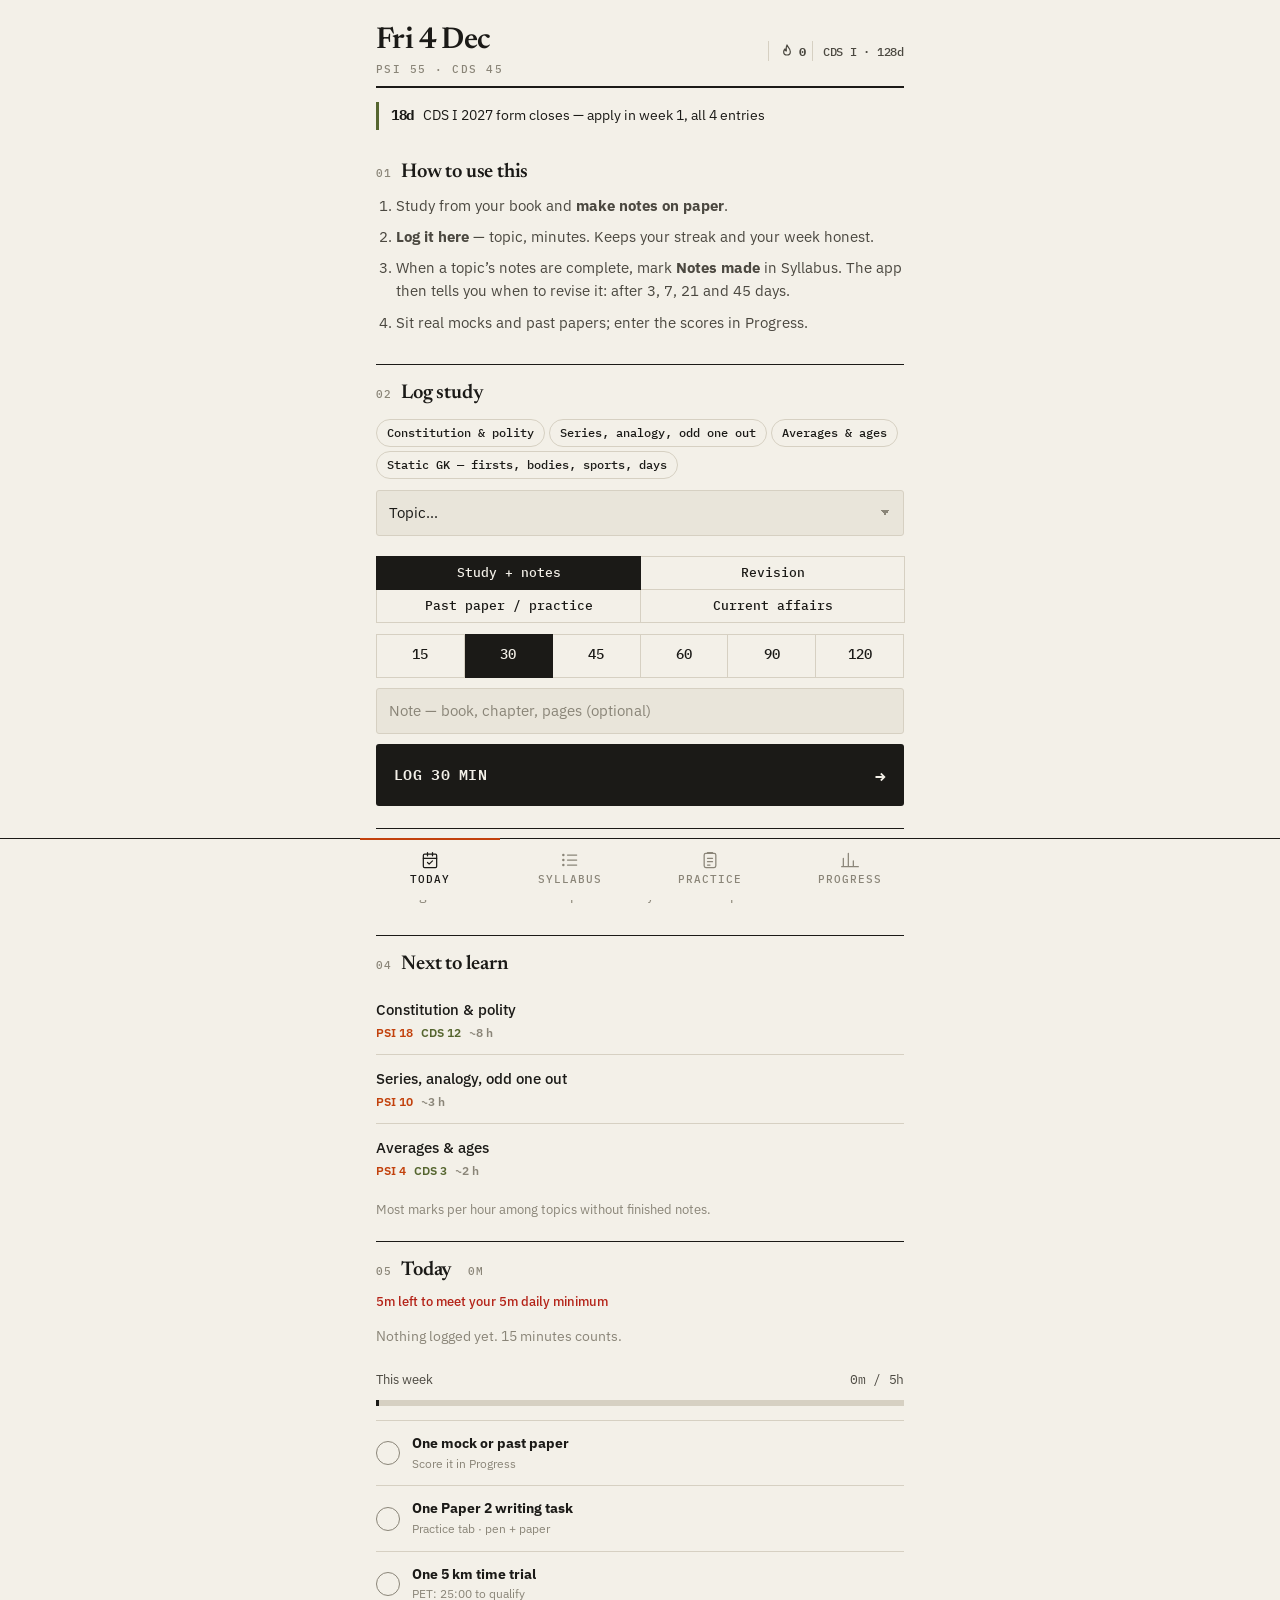
<file: index.html>
<!DOCTYPE html>
<html lang="en">
<head>
  <meta charset="utf-8">
  <meta http-equiv="refresh" content="0; url=site/index.html">
  <title>Redirecting to CDS I 2027 & Gujarat PSI Prep Engine</title>
  <script>
    // Preserve any hash parameters when redirecting
    var target = "site/index.html" + (window.location.hash || "");
    window.location.replace(target);
  </script>
</head>
<body>
  <p>Redirecting to <a href="site/index.html">CDS I 2027 & Gujarat PSI Preparation Engine</a>...</p>
</body>
</html>
</file>
<file: site/app.css>
/* GOAL — phone-first, one-thumb. PSI = saffron, CDS = olive. */
:root {
  --bg: #F6F4EF; --surface: #FFFFFF; --surface-2: #EFECE5; --line: #E2DED5;
  --ink: #16181D; --ink-2: #4A4F59; --ink-3: #80858F;
  --go: #16181D; --go-ink: #FFFFFF;
  --psi: #C2610C; --psi-soft: #FBEBDD; --cds: #4F7A2E; --cds-soft: #E7EFDD;
  --good: #15803D; --good-soft: #DCF3E3; --bad: #C2312A; --bad-soft: #FBE3E1;
  --shadow: 0 1px 2px rgba(22, 24, 29, .05), 0 4px 16px -6px rgba(22, 24, 29, .08);
  --r: 16px; --r-sm: 11px;
  --f: "Inter", system-ui, -apple-system, "Segoe UI", Roboto, sans-serif;
  --f-gu: "Noto Sans Gujarati", "Inter", system-ui, sans-serif;
  --f-mono: "JetBrains Mono", ui-monospace, Menlo, monospace;
  color-scheme: light;
}
@media (prefers-color-scheme: dark) {
  :root:not([data-theme="light"]) {
    --bg: #0E1116; --surface: #161A21; --surface-2: #1E232C; --line: #262C36;
    --ink: #F3F1EC; --ink-2: #B5B9C1; --ink-3: #7D838E;
    --go: #F3F1EC; --go-ink: #0E1116;
    --psi: #F59E3B; --psi-soft: rgba(245, 158, 59, .14); --cds: #9BCB6B; --cds-soft: rgba(155, 203, 107, .13);
    --good: #4ADE80; --good-soft: rgba(74, 222, 128, .13); --bad: #F87171; --bad-soft: rgba(248, 113, 113, .14);
    --shadow: 0 1px 2px rgba(0, 0, 0, .4);
    color-scheme: dark;
  }
}
:root[data-theme="dark"] {
  --bg: #0E1116; --surface: #161A21; --surface-2: #1E232C; --line: #262C36;
  --ink: #F3F1EC; --ink-2: #B5B9C1; --ink-3: #7D838E;
  --go: #F3F1EC; --go-ink: #0E1116;
  --psi: #F59E3B; --psi-soft: rgba(245, 158, 59, .14); --cds: #9BCB6B; --cds-soft: rgba(155, 203, 107, .13);
  --good: #4ADE80; --good-soft: rgba(74, 222, 128, .13); --bad: #F87171; --bad-soft: rgba(248, 113, 113, .14);
  --shadow: 0 1px 2px rgba(0, 0, 0, .4);
  color-scheme: dark;
}

*, *::before, *::after { box-sizing: border-box; }
[hidden] { display: none !important; }
html { -webkit-text-size-adjust: 100%; }
body {
  margin: 0; background: var(--bg); color: var(--ink); font: 15.5px/1.55 var(--f);
  -webkit-font-smoothing: antialiased; -webkit-tap-highlight-color: transparent;
  padding-bottom: calc(76px + env(safe-area-inset-bottom));
}
body.locked { overflow: hidden; }
#app { max-width: 560px; margin: 0 auto; padding: 0 16px 24px; }
h1, h2, h3 { margin: 0; line-height: 1.25; letter-spacing: -.015em; text-wrap: balance; }
h2 { font-size: 17px; font-weight: 700; }
h3 { font-size: 15px; font-weight: 700; margin: 4px 0 10px; }
p { margin: 0; }
a { color: inherit; }
button { font: inherit; color: inherit; cursor: pointer; }
button:disabled { opacity: .45; cursor: default; }
:focus-visible { outline: 2px solid var(--psi); outline-offset: 2px; border-radius: 6px; }
svg { width: 22px; height: 22px; fill: none; stroke: currentColor; stroke-width: 1.8; stroke-linecap: round; stroke-linejoin: round; flex: none; }
.mono { font-family: var(--f-mono); font-variant-numeric: tabular-nums; letter-spacing: -.02em; }
.gu { font-family: var(--f-gu); }
.fine { color: var(--ink-3); font-size: 13px; line-height: 1.5; margin-top: 8px; }
@media (prefers-reduced-motion: reduce) { * { transition: none !important; animation: none !important; } }

/* ---------- header ---------- */
.top { display: flex; align-items: center; justify-content: space-between; gap: 12px; padding: calc(14px + env(safe-area-inset-top)) 0 12px; }
.brand { font-weight: 800; font-size: 22px; letter-spacing: -.03em; display: flex; flex-direction: column; line-height: 1.05; }
.brand span { font-size: 12px; font-weight: 600; color: var(--ink-3); letter-spacing: .02em; margin-top: 3px; }
.pills { display: flex; gap: 6px; }
.pill { display: inline-flex; align-items: center; gap: 4px; padding: 6px 10px; border-radius: 99px; background: var(--surface); border: 1px solid var(--line); font-size: 12.5px; font-weight: 600; color: var(--ink-2); white-space: nowrap; }
.pill svg { width: 16px; height: 16px; }
.pill.lit { color: var(--psi); border-color: var(--psi); background: var(--psi-soft); }
.pill.lit svg { fill: currentColor; }

/* ---------- cards ---------- */
.card { background: var(--surface); border: 1px solid var(--line); border-radius: var(--r); padding: 18px; margin-bottom: 12px; box-shadow: var(--shadow); }
.card h2 { margin-bottom: 10px; }
.card h2 + .chips, .card .places + h2 { margin-top: 14px; }
.intro ol { margin: 6px 0 14px; padding-left: 20px; color: var(--ink-2); }
.intro li { margin-bottom: 6px; }

.banner { border-radius: var(--r-sm); padding: 11px 14px; margin-bottom: 12px; font-size: 13.5px; line-height: 1.45; border: 1px solid; }
.banner.cds { background: var(--cds-soft); border-color: color-mix(in srgb, var(--cds) 35%, transparent); }
.banner.psi { background: var(--psi-soft); border-color: color-mix(in srgb, var(--psi) 35%, transparent); }
.banner .mono { font-weight: 700; margin-right: 6px; }

/* ---------- start ---------- */
.places { display: grid; grid-template-columns: repeat(3, 1fr); gap: 8px; }
.place { display: flex; flex-direction: column; align-items: flex-start; gap: 4px; padding: 12px 11px; border-radius: var(--r-sm); border: 1.5px solid var(--line); background: var(--surface-2); text-align: left; min-height: 104px; transition: border-color .15s, background .15s; }
.place b { font-size: 15px; }
.place small { font-size: 11.5px; color: var(--ink-3); line-height: 1.3; }
.place.on { border-color: var(--ink); background: var(--surface); }
.place.on svg { color: var(--psi); }
.chips { display: flex; flex-wrap: wrap; gap: 6px; }
.chips.sm { margin: 10px 0 2px; }
.chip { display: inline-flex; align-items: baseline; gap: 2px; padding: 9px 13px; border-radius: 99px; border: 1.5px solid var(--line); background: var(--surface-2); font-weight: 700; font-size: 15px; min-height: 42px; }
.chip small { font-size: 11px; font-weight: 600; color: var(--ink-3); }
.chips.sm .chip { font-size: 13px; padding: 7px 12px; min-height: 36px; font-weight: 600; }
.chip.on { border-color: var(--ink); background: var(--ink); color: var(--bg); }
.chip.on small { color: inherit; opacity: .7; }
.preview { margin: 16px 0 12px; padding: 12px 14px; border-radius: var(--r-sm); background: var(--surface-2); display: flex; flex-wrap: wrap; gap: 4px 8px; align-items: baseline; font-size: 14px; }
.preview .lbl { font-size: 11px; font-weight: 700; letter-spacing: .06em; text-transform: uppercase; color: var(--ink-3); }
.preview .meta { color: var(--ink-3); font-size: 13px; width: 100%; }
.go { display: block; width: 100%; border: 0; border-radius: 14px; background: var(--go); color: var(--go-ink); font-weight: 800; font-size: 17px; padding: 16px 18px; min-height: 56px; letter-spacing: -.01em; transition: transform .08s; }
.go:active { transform: scale(.985); }
.btn { display: inline-flex; align-items: center; justify-content: center; gap: 6px; border: 1.5px solid var(--line); background: var(--surface-2); border-radius: 12px; padding: 11px 16px; font-weight: 700; font-size: 14.5px; min-height: 46px; }
.btn.ghost { background: transparent; border-color: transparent; color: var(--ink-3); width: 100%; }
.btn.good { background: var(--good-soft); border-color: var(--good); color: var(--good); }
.btn.bad { background: var(--bad-soft); border-color: var(--bad); color: var(--bad); }
.btn.danger { color: var(--bad); }
.btns { display: flex; flex-wrap: wrap; gap: 8px; margin-top: 12px; }
.btns .go { flex: 1 1 100%; }
.btns.col { flex-direction: column; }
.two, .three { display: grid; grid-template-columns: 1fr 1fr; gap: 8px; }
.three { grid-template-columns: auto auto 1fr; }
.two .btn, .three .btn, .two .go, .three .go { min-height: 56px; }

/* ---------- projection ---------- */
.exam + .exam { margin-top: 16px; padding-top: 16px; border-top: 1px solid var(--line); }
.exam-h { display: flex; align-items: baseline; gap: 6px; }
.tag { font-size: 11px; font-weight: 800; letter-spacing: .08em; padding: 3px 7px; border-radius: 6px; color: #fff; align-self: center; }
.psi .tag, .tag.psi { background: var(--psi); }
.cds .tag, .tag.cds { background: var(--cds); }
@media (prefers-color-scheme: dark) { :root:not([data-theme="light"]) .tag { color: #0E1116; } }
:root[data-theme="dark"] .tag { color: #0E1116; }
.big { font-size: 34px; font-weight: 700; line-height: 1; }
.of { color: var(--ink-3); font-size: 14px; }
.tgt { margin-left: auto; color: var(--ink-3); font-size: 12px; }
.bar { position: relative; height: 10px; border-radius: 99px; background: var(--surface-2); margin-top: 10px; overflow: visible; }
.bar i { display: block; height: 100%; border-radius: inherit; background: var(--ink); min-width: 3px; transition: width .4s; }
.psi .bar i { background: var(--psi); }
.cds .bar i { background: var(--cds); }
.bar b { position: absolute; top: -4px; bottom: -4px; width: 2px; background: var(--ink-2); border-radius: 2px; }
.bar.thin { height: 6px; }
.secs { display: flex; flex-wrap: wrap; gap: 6px; margin-top: 10px; }
.secs span { font-size: 12px; font-weight: 600; padding: 4px 8px; border-radius: 7px; background: var(--surface-2); color: var(--ink-2); }
.secs span i { font-style: normal; color: var(--ink-3); font-weight: 500; }
.secs .low { background: var(--bad-soft); color: var(--bad); }
.secs .okk { background: var(--good-soft); color: var(--good); }

/* ---------- week ---------- */
.row3 { display: grid; grid-template-columns: repeat(3, 1fr); gap: 10px; }
.row3 > div { display: flex; flex-direction: column; gap: 2px; }
.row3 .k { font-size: 20px; font-weight: 700; }
.row3 .l { font-size: 11.5px; color: var(--ink-3); line-height: 1.3; }
.checks { list-style: none; margin: 14px 0 0; padding: 0; display: flex; flex-direction: column; gap: 6px; }
.checks a { display: flex; align-items: center; gap: 12px; text-decoration: none; padding: 10px 12px; border-radius: var(--r-sm); background: var(--surface-2); }
.checks b { display: block; font-size: 14px; }
.checks small { display: block; font-size: 12px; color: var(--ink-3); }
.checks .box { width: 24px; height: 24px; border-radius: 7px; border: 2px solid var(--line); display: grid; place-items: center; font-weight: 800; font-size: 14px; flex: none; }
.checks .done .box { background: var(--good); border-color: var(--good); color: var(--surface); }
.checks .done b { text-decoration: line-through; color: var(--ink-3); }

/* ---------- map ---------- */
.cov { display: flex; align-items: center; gap: 12px; color: var(--ink-2); font-size: 14px; margin-bottom: 14px; }
.best { list-style: none; margin: 0; padding: 0; counter-reset: b; }
.best li button { width: 100%; display: flex; justify-content: space-between; gap: 10px; align-items: center; text-align: left; background: none; border: 0; border-top: 1px solid var(--line); padding: 11px 0; }
.best li:first-child button { border-top: 0; }
.best b { font-weight: 600; font-size: 14.5px; }
.best .mono { font-size: 12px; color: var(--ink-3); white-space: nowrap; }
.grp h3 { font-size: 12px; text-transform: uppercase; letter-spacing: .08em; color: var(--ink-3); }
.trow { width: 100%; display: flex; flex-direction: column; gap: 6px; background: none; border: 0; border-top: 1px solid var(--line); padding: 12px 0; text-align: left; }
.grp h3 + .trow { border-top: 0; padding-top: 2px; }
.tn { font-weight: 600; font-size: 14.5px; }
.tn em { font-style: normal; font-size: 11px; font-weight: 700; color: var(--psi); background: var(--psi-soft); padding: 2px 6px; border-radius: 5px; margin-left: 4px; }
.tm { display: flex; flex-wrap: wrap; gap: 6px; }
.tm i { font-style: normal; font-size: 11.5px; font-weight: 600; color: var(--ink-3); }
.tm i.psi { color: var(--psi); }
.tm i.cds { color: var(--cds); }
.tm.big i { font-size: 13px; padding: 4px 8px; background: var(--surface-2); border-radius: 7px; }
.trow .bar { margin-top: 2px; }
.trow .bar i { background: var(--ink-2); }

details { border-top: 1px solid var(--line); }
details summary { padding: 12px 0; font-weight: 600; cursor: pointer; list-style-position: outside; }
details.new summary::after { content: "new"; font-size: 10.5px; font-weight: 700; color: var(--psi); margin-left: 8px; text-transform: uppercase; letter-spacing: .06em; }
details .md { padding-bottom: 12px; }

/* ---------- test ---------- */
.mock-h { display: flex; align-items: center; gap: 10px; }
.mock-h h3 { margin: 0; }
.rule { font-size: 13px; color: var(--ink-2); margin: 10px 0 0; font-family: var(--f-mono); letter-spacing: -.02em; }
.mock .go { margin-top: 12px; }
.tasks, .hist, .dates, .review { list-style: none; margin: 0; padding: 0; }
.tasks button { width: 100%; display: flex; justify-content: space-between; gap: 12px; text-align: left; background: none; border: 0; border-top: 1px solid var(--line); padding: 11px 0; }
.tasks small { display: block; color: var(--ink-3); font-size: 12px; margin-top: 2px; }
.tasks .mono { font-size: 12.5px; color: var(--ink-3); white-space: nowrap; }
.hist li { display: flex; align-items: center; gap: 10px; padding: 8px 0; border-top: 1px solid var(--line); }
.hist li:first-child { border-top: 0; }
.hist .fine { margin: 0 0 0 auto; }
.hist .mono { font-weight: 700; }

/* ---------- me ---------- */
.chart { display: grid; grid-template-columns: repeat(14, 1fr); gap: 4px; height: 110px; align-items: end; }
.chart .col { display: flex; flex-direction: column; align-items: center; gap: 4px; height: 100%; justify-content: flex-end; }
.chart i { width: 100%; border-radius: 4px 4px 2px 2px; background: var(--line); }
.chart .hit i { background: var(--psi); }
.chart span { font-size: 10px; color: var(--ink-3); font-weight: 600; }
.chart .today span { color: var(--ink); }
.runf { display: flex; gap: 8px; margin-top: 12px; }
.runf input { flex: 1; min-width: 0; font: 600 16px var(--f-mono); padding: 11px 12px; border-radius: 12px; border: 1.5px solid var(--line); background: var(--surface-2); color: var(--ink); }
.runbest { margin-top: 12px; font-size: 14px; }
.runbest .okk { color: var(--good); font-weight: 700; }
.runbest .low { color: var(--bad); font-weight: 700; }
.slide { display: flex; flex-direction: column; gap: 6px; margin: 14px 0; font-size: 14px; font-weight: 600; }
.slide span { display: flex; justify-content: space-between; gap: 10px; }
.slide b { font-family: var(--f-mono); font-size: 13px; color: var(--ink-2); }
.slide input { width: 100%; accent-color: var(--psi); height: 28px; }
.dates li { display: flex; gap: 12px; padding: 9px 0; border-top: 1px solid var(--line); font-size: 14px; }
.dates li:first-child { border-top: 0; }
.dates .mono { width: 46px; flex: none; font-weight: 700; }
.dates small { display: block; color: var(--ink-3); font-size: 12px; }
.dates .past { opacity: .45; }

/* ---------- tab bar ---------- */
.tabs { position: fixed; left: 0; right: 0; bottom: 0; z-index: 20; display: flex; justify-content: center; gap: 4px; padding: 6px 8px calc(6px + env(safe-area-inset-bottom)); background: color-mix(in srgb, var(--surface) 92%, transparent); backdrop-filter: blur(14px); -webkit-backdrop-filter: blur(14px); border-top: 1px solid var(--line); }
.tabs a { flex: 0 1 120px; display: flex; flex-direction: column; align-items: center; gap: 2px; padding: 7px 0; border-radius: 12px; text-decoration: none; color: var(--ink-3); font-size: 11.5px; font-weight: 700; }
.tabs a.on { color: var(--ink); background: var(--surface-2); }
.tabs a.on svg { color: var(--psi); }

/* ---------- overlay ---------- */
#overlay { display: none; }
#overlay.open { display: block; position: fixed; inset: 0; z-index: 50; }
.scrim { position: absolute; inset: 0; background: rgba(10, 12, 16, .45); }
.sheet { position: absolute; left: 0; right: 0; bottom: 0; max-height: 88vh; overflow-y: auto; background: var(--surface); border-radius: 20px 20px 0 0; padding: 18px 18px calc(24px + env(safe-area-inset-bottom)); max-width: 560px; margin: 0 auto; animation: up .2s ease-out; }
@keyframes up { from { transform: translateY(30px); opacity: 0; } }
.sheet-h { display: flex; justify-content: space-between; align-items: flex-start; gap: 12px; margin-bottom: 10px; }
.sheet h3 { margin-top: 18px; }
.icon { display: grid; place-items: center; width: 44px; height: 44px; border-radius: 12px; border: 0; background: var(--surface-2); flex: none; }

/* ---------- runner ---------- */
.runner { position: absolute; inset: 0; background: var(--bg); display: flex; flex-direction: column; max-width: 640px; margin: 0 auto; }
.rtop { display: flex; align-items: center; gap: 12px; padding: calc(10px + env(safe-area-inset-top)) 16px 10px; }
.rtop .mono { font-size: 14px; font-weight: 700; min-width: 44px; text-align: right; }
.rbar { flex: 1; height: 6px; background: var(--surface-2); border-radius: 99px; overflow: hidden; }
.rbar i { display: block; height: 100%; width: 0; background: var(--psi); transition: width 1s linear; }
.mtag { flex: 1; font-size: 12.5px; font-weight: 800; letter-spacing: .04em; }
.mtag.psi { color: var(--psi); }
.mtag.cds { color: var(--cds); }
.rbody { flex: 1; overflow-y: auto; padding: 6px 18px 20px; -webkit-overflow-scrolling: touch; }
.ract { padding: 10px 16px calc(14px + env(safe-area-inset-bottom)); border-top: 1px solid var(--line); background: var(--bg); display: flex; flex-direction: column; gap: 6px; }
.ctag { display: flex; align-items: center; flex-wrap: wrap; gap: 8px; font-size: 12.5px; font-weight: 600; color: var(--ink-3); margin: 6px 0 14px; }
.tdot { width: 9px; height: 9px; border-radius: 50%; background: var(--ink-3); }
.tdot.psi { background: var(--psi); }
.tdot.cds { background: var(--cds); }
.tdot.both { background: linear-gradient(90deg, var(--psi) 50%, var(--cds) 50%); }
.kind { margin-left: auto; text-transform: uppercase; letter-spacing: .08em; font-size: 10.5px; font-weight: 800; color: var(--ink-2); }
.src { font-size: 10.5px; font-weight: 800; color: var(--psi); background: var(--psi-soft); padding: 2px 6px; border-radius: 5px; }
.ltitle { font-size: 22px; font-weight: 800; letter-spacing: -.025em; margin-bottom: 12px; }
.md p { margin: 0 0 10px; color: var(--ink-2); }
.md ul, .md ol { margin: 0 0 12px; padding-left: 20px; color: var(--ink-2); }
.md li { margin-bottom: 5px; }
.md b, .ex b { color: var(--ink); }
.ex { background: var(--surface); border: 1px solid var(--line); border-left: 4px solid var(--psi); border-radius: 10px; padding: 12px 14px; margin-top: 12px; }
.ex p { margin: 0; }
.q { font-size: 19px; font-weight: 600; line-height: 1.45; margin-bottom: 18px; letter-spacing: -.01em; }
.ctx { margin: 0 0 16px; padding: 12px 14px; background: var(--surface); border: 1px solid var(--line); border-radius: 12px; font-size: 14.5px; color: var(--ink-2); line-height: 1.6; }
.opts { display: flex; flex-direction: column; gap: 8px; }
.opt { display: flex; align-items: center; gap: 12px; text-align: left; padding: 13px 14px; min-height: 56px; border-radius: 14px; border: 1.5px solid var(--line); background: var(--surface); font-size: 16px; transition: border-color .12s, background .12s; }
.opt:active { background: var(--surface-2); }
.ol { width: 28px; height: 28px; flex: none; display: grid; place-items: center; border-radius: 8px; background: var(--surface-2); font: 700 13px var(--f-mono); color: var(--ink-3); }
.opt.right { border-color: var(--good); background: var(--good-soft); }
.opt.right .ol { background: var(--good); color: var(--surface); }
.opt.wrong { border-color: var(--bad); background: var(--bad-soft); }
.opt.wrong .ol { background: var(--bad); color: var(--surface); }
.opt:disabled { opacity: 1; cursor: default; }
.opt.sel { border-color: var(--ink); background: var(--surface-2); }
.opt.sel .ol { background: var(--ink); color: var(--bg); }
.eopt { border-style: dashed; color: var(--ink-2); }
.why { margin-top: 14px; padding: 13px 15px; border-radius: 12px; font-size: 14.5px; line-height: 1.55; }
.why.ok { background: var(--good-soft); }
.why.no { background: var(--bad-soft); }
.why b { margin-right: 4px; }
.lang { float: right; margin: -4px 0 8px 10px; border: 1.5px solid var(--line); background: var(--surface); border-radius: 99px; padding: 5px 12px; font: 600 13px var(--f-gu); }
.flash { display: flex; flex-direction: column; gap: 14px; margin-top: 8vh; text-align: center; }
.flash .front { font-size: 26px; font-weight: 700; letter-spacing: -.02em; line-height: 1.35; }
.flash .back { font-size: 19px; color: var(--ink-2); padding: 18px; border-radius: 16px; background: var(--surface); border: 1px solid var(--line); line-height: 1.5; }
.heads { padding-left: 22px; color: var(--ink-2); margin: 0 0 14px; }
.heads li { margin-bottom: 4px; }
.rub { padding-left: 20px; color: var(--ink-3); font-size: 13.5px; }
.writing { text-align: center; }
.writing .heads, .writing .ctx { text-align: left; }
.tbig { font-size: 64px; font-weight: 700; margin: 10px 0 18px; }
.tbig.over { color: var(--bad); }
.rubric { display: flex; flex-direction: column; gap: 8px; }
.rubric label { display: flex; gap: 12px; align-items: flex-start; padding: 13px 14px; border-radius: 12px; background: var(--surface); border: 1.5px solid var(--line); font-size: 15px; cursor: pointer; }
.rubric input { width: 22px; height: 22px; accent-color: var(--good); flex: none; margin: 0; }
.rubric label:has(input:checked) { border-color: var(--good); background: var(--good-soft); }

/* Metro: bigger type, everything in the thumb zone */
.runner.metro .q { font-size: 21px; }
.runner.metro .opt { min-height: 64px; font-size: 17px; }
.runner.metro .md { font-size: 16.5px; }
.runner.metro .flash .front { font-size: 30px; }

/* done screen */
.done { margin: auto; padding: 24px; text-align: center; width: 100%; max-width: 420px; }
.done-k { font-size: 12px; font-weight: 800; letter-spacing: .1em; text-transform: uppercase; color: var(--ink-3); }
.gain { display: grid; grid-template-columns: 1fr 1fr; gap: 10px; margin: 18px 0; }
.gain > div { padding: 18px 10px; border-radius: 16px; display: flex; flex-direction: column; gap: 4px; }
.gain .psi { background: var(--psi-soft); color: var(--psi); }
.gain .cds { background: var(--cds-soft); color: var(--cds); }
.gain .mono { font-size: 34px; font-weight: 700; }
.gain small { font-size: 12px; font-weight: 700; }
.stat { color: var(--ink-2); font-size: 13.5px; }
.msg { margin: 14px 0 6px; font-size: 16px; font-weight: 600; }
.done .btns { margin-top: 20px; }

/* mock */
.palette { display: flex; gap: 5px; overflow-x: auto; padding: 0 16px 10px; scrollbar-width: none; }
.palette::-webkit-scrollbar { display: none; }
.pd { flex: none; width: 32px; height: 32px; border-radius: 9px; border: 1.5px solid var(--line); background: var(--surface); font: 600 12px var(--f-mono); color: var(--ink-3); }
.pd.a { background: var(--ink); color: var(--bg); border-color: var(--ink); }
.pd.e { border-style: dashed; color: var(--ink); }
.pd.cur { outline: 2px solid var(--psi); outline-offset: 1px; }
.mres { display: flex; align-items: baseline; gap: 8px; margin: 10px 0 6px; }
.mres .big { font-size: 48px; }
.mres .pc { margin-left: auto; font-weight: 800; font-size: 20px; }
.review li { padding: 12px 0; border-top: 1px solid var(--line); }
.review li.ok p:first-child::before { content: "✓ "; color: var(--good); font-weight: 800; }
.review li.no p:first-child::before { content: "✗ "; color: var(--bad); font-weight: 800; }
.review .fine { margin-top: 4px; }

#toast { position: fixed; left: 50%; bottom: calc(90px + env(safe-area-inset-bottom)); transform: translate(-50%, 20px); opacity: 0; pointer-events: none; background: var(--ink); color: var(--bg); padding: 11px 16px; border-radius: 12px; font-size: 14px; font-weight: 600; z-index: 80; transition: all .2s; max-width: calc(100% - 32px); }
#toast.show { opacity: 1; transform: translate(-50%, 0); }

@media (min-width: 700px) {
  body { font-size: 16px; }
  .top { padding-top: 26px; }
}

/* ===== v2.2 "answer sheet": paper, ink, rules, OMR bubbles. Overrides above. ===== */
:root {
  color-scheme: light;
  --bg: #F3F0E8; --surface: #F3F0E8; --surface-2: #E9E5DA; --line: #D6D0C2; --rule: #1B1A17;
  --ink: #1B1A17; --ink-2: #4B4840; --ink-3: #8A8578;
  --go: #1B1A17; --go-ink: #F3F0E8;
  --psi: #C2410C; --psi-soft: #F3DFD3; --cds: #55652F; --cds-soft: #E2E5D2;
  --good: #3F6B2A; --good-soft: #E1E8D3; --bad: #B42318; --bad-soft: #F2DAD5;
  --shadow: none; --r: 0; --r-sm: 3px;
  --f: "IBM Plex Sans", system-ui, sans-serif;
  --f-mono: "IBM Plex Mono", ui-monospace, monospace;
  --f-d: "Newsreader", Georgia, serif;
}
@media (prefers-color-scheme: dark) {
  :root:not([data-theme="light"]) {
    color-scheme: dark;
    --bg: #151412; --surface: #151412; --surface-2: #201E1B; --line: #34312B; --rule: #E8E3D7;
    --ink: #E8E3D7; --ink-2: #B3AD9F; --ink-3: #7E786B; --go: #E8E3D7; --go-ink: #151412;
    --psi: #F07A3E; --psi-soft: #3A2117; --cds: #A3B46A; --cds-soft: #262B1A;
    --good: #93B86F; --good-soft: #222B1A; --bad: #EF6B5B; --bad-soft: #36191A; --shadow: none;
  }
}
:root[data-theme="dark"] {
  color-scheme: dark;
  --bg: #151412; --surface: #151412; --surface-2: #201E1B; --line: #34312B; --rule: #E8E3D7;
  --ink: #E8E3D7; --ink-2: #B3AD9F; --ink-3: #7E786B; --go: #E8E3D7; --go-ink: #151412;
  --psi: #F07A3E; --psi-soft: #3A2117; --cds: #A3B46A; --cds-soft: #262B1A;
  --good: #93B86F; --good-soft: #222B1A; --bad: #EF6B5B; --bad-soft: #36191A; --shadow: none;
}
:root[data-theme="light"] {
  color-scheme: light;
  --bg: #F3F0E8; --surface: #F3F0E8; --surface-2: #E9E5DA; --line: #D6D0C2; --rule: #1B1A17;
  --ink: #1B1A17; --ink-2: #4B4840; --ink-3: #8A8578;
  --go: #1B1A17; --go-ink: #F3F0E8;
  --psi: #C2410C; --psi-soft: #F3DFD3; --cds: #55652F; --cds-soft: #E2E5D2;
  --good: #3F6B2A; --good-soft: #E1E8D3; --bad: #B42318; --bad-soft: #F2DAD5;
  --shadow: none;
}
body { font-size: 15px; padding-bottom: calc(68px + env(safe-area-inset-bottom)); }
h2, h3 { font-weight: 600; letter-spacing: -.01em; }

/* masthead */
.top { border-bottom: 2px solid var(--rule); padding-bottom: 10px; margin-bottom: 4px; }
.brand { font: 600 30px/1 var(--f-d); letter-spacing: -.02em; }
.brand span { font: 500 10.5px var(--f-mono); letter-spacing: .14em; text-transform: uppercase; margin-top: 6px; }
.pill { background: none; border: 0; border-left: 1px solid var(--line); border-radius: 0; padding: 2px 0 2px 10px; font: 500 12px var(--f-mono); color: var(--ink-2); }
.pill.lit { background: none; color: var(--psi); }

/* sections instead of cards: numbered, ruled */
#app { counter-reset: sec; }
.card { background: none; border: 0; border-top: 1px solid var(--rule); border-radius: 0; padding: 16px 0 22px; margin: 0; box-shadow: none; }
.top + * .card:first-child, .top + .card, .banner + .card { border-top: 0; }
.card > h2:first-child { display: flex; align-items: baseline; gap: 10px; font: 600 20px/1.2 var(--f-d); letter-spacing: -.01em; }
.card > h2:first-child::before { counter-increment: sec; content: counter(sec, decimal-leading-zero); font: 500 11px var(--f-mono); color: var(--ink-3); letter-spacing: .05em; }
.banner { border: 0; border-left: 3px solid; border-radius: 0; background: none !important; padding: 4px 0 4px 12px; margin: 14px 0; font-size: 13.5px; }
.banner.cds { border-color: var(--cds); } .banner.psi { border-color: var(--psi); }

/* place picker: one ruled strip */
.places { gap: 0; border: 1px solid var(--rule); }
.place { border: 0; border-left: 1px solid var(--line); border-radius: 0; background: none; min-height: 92px; padding: 12px; }
.place:first-child { border-left: 0; }
.place b { font-weight: 600; }
.place.on { background: var(--ink); color: var(--bg); }
.place.on small { color: color-mix(in srgb, var(--bg) 70%, transparent); }
.place.on svg { color: var(--bg); }

/* minutes: segmented ruler */
.chips { gap: 0; }
.chip { border: 1px solid var(--line); margin: 0 -1px -1px 0; border-radius: 0; background: none; font: 500 15px var(--f-mono); min-height: 44px; padding: 10px 14px; }
.chip small { font-family: var(--f-mono); }
.chip.on { background: var(--ink); color: var(--bg); border-color: var(--ink); position: relative; }
.chips.sm .chip { font: 500 12.5px var(--f-mono); min-height: 34px; }

.preview { background: none; border-top: 1px dashed var(--line); border-bottom: 1px dashed var(--line); border-radius: 0; padding: 10px 0; }
.preview .lbl, .kind, .done-k, .grp h3 { font-family: var(--f-mono); font-weight: 500; letter-spacing: .12em; }
.go { border-radius: var(--r-sm); font: 600 15px var(--f-mono); letter-spacing: .02em; text-transform: uppercase; display: flex; justify-content: space-between; align-items: center; text-align: left; }
.go::after { content: "→"; font-size: 18px; }
.btns .go, .two .go, .three .go { justify-content: center; } .btns .go::after, .two .go::after, .three .go::after { content: none; }
.btn { border-radius: var(--r-sm); border-width: 1px; border-color: var(--ink); background: none; font-weight: 500; }
.btn.ghost { border-color: transparent; }

/* score: serif numerals, hairline gauge */
.tag { background: none !important; color: inherit !important; border: 1.5px solid; border-radius: 2px; font: 600 11px var(--f-mono); padding: 1px 6px; }
.psi .tag, .tag.psi { color: var(--psi) !important; } .cds .tag, .tag.cds { color: var(--cds) !important; }
.big { font: 500 46px/1 var(--f-d); letter-spacing: -.03em; }
.of, .tgt { font-family: var(--f-mono); }
.bar { height: 3px; border-radius: 0; background: var(--line); }
.bar i { border-radius: 0; }
.bar b { width: 1px; top: -6px; bottom: -6px; background: var(--ink); border-radius: 0; }
.secs span { background: none; border-radius: 0; padding: 0 0 2px; border-bottom: 2px solid var(--line); font: 500 12px var(--f-mono); }
.secs .low { background: none; border-color: var(--bad); } .secs .okk { background: none; border-color: var(--good); }
.row3 .k { font: 500 28px/1.1 var(--f-d); }
.checks { gap: 0; }
.checks a { background: none; border-radius: 0; border-top: 1px solid var(--line); padding: 12px 0; }
.checks .box { border-radius: 50%; border: 1.5px solid var(--ink-3); }

/* OMR bubbles */
.opt { border-radius: var(--r-sm); border-width: 1px; background: none; }
.ol { border-radius: 50%; background: none; border: 1.5px solid var(--ink-3); color: var(--ink-2); font: 500 12px var(--f-mono); }
.opt.sel .ol, .pd.a { background: var(--ink); border-color: var(--ink); color: var(--bg); }
.opt.right, .opt.wrong, .opt.sel { background: none; }
.opt.right .ol { background: var(--good); border-color: var(--good); }
.opt.wrong .ol { background: var(--bad); border-color: var(--bad); }
.pd { border-radius: 50%; border-width: 1.5px; background: none; }
.why { border-radius: 0; background: none !important; border-left: 3px solid var(--good); padding: 4px 0 4px 14px; }
.why.no { border-color: var(--bad); }
.q, .ltitle, .flash .front { font-family: var(--f-d); font-weight: 500; letter-spacing: -.01em; }
.ltitle { font-size: 26px; }
.ctx, .flash .back, .ex, .rubric label { border-radius: var(--r-sm); background: none; }
.ex { border-left-width: 3px; }
.lang, .icon { border-radius: var(--r-sm); }
.icon { background: none; border: 1px solid var(--line); }
.tbig, .gain .mono, .mres .big { font-family: var(--f-d); font-weight: 500; }
.gain > div { border-radius: 0; background: none !important; border-top: 3px solid; }
.sheet { border-radius: 0; border-top: 2px solid var(--rule); }
.rbar { border-radius: 0; height: 3px; }
.tn em, .src { background: none; border: 1px solid; border-radius: 2px; font-family: var(--f-mono); font-weight: 500; }
.tm.big i { background: none; border-bottom: 1px solid var(--line); border-radius: 0; padding: 2px 0; }
.chart i { border-radius: 0; }
.runf input { border-radius: var(--r-sm); border-width: 1px; background: none; }
#toast { border-radius: var(--r-sm); font: 500 13px var(--f-mono); }

/* tab bar: plain ruled footer, active = underline */
.tabs { background: var(--bg); backdrop-filter: none; -webkit-backdrop-filter: none; border-top: 1px solid var(--rule); padding-top: 0; gap: 0; }
.tabs a { flex: 1 1 0; max-width: 140px; border-radius: 0; font: 500 11px var(--f-mono); letter-spacing: .08em; text-transform: uppercase; padding: 10px 0 8px; border-top: 2px solid transparent; margin-top: -1px; }
.tabs a svg { width: 20px; height: 20px; stroke-width: 1.5; }
.tabs a.on { background: none; color: var(--ink); border-top-color: var(--psi); }
.tabs a.on svg { color: var(--ink); }
.card h2 { font: 600 20px/1.2 var(--f-d); letter-spacing: -.01em; }
.card h2 .unit { font: 500 11px var(--f-mono); color: var(--ink-3); letter-spacing: .1em; text-transform: uppercase; margin-left: 6px; }
.chips.mins { display: grid; grid-template-columns: repeat(7, 1fr); border-left: 1px solid var(--line); }
.chips.mins .chip { justify-content: center; padding: 10px 0; border-left: 0; margin: 0; }
.chips.mins .chip small { display: none; }
.palette { padding-top: 4px; }

/* ===== v3 tracker ===== */
.chips.mins { grid-template-columns: none; grid-auto-flow: column; grid-auto-columns: 1fr; }
.chips.mins .chip { font-size: 14px; }
.logf { display: flex; flex-direction: column; gap: 10px; }
.sel, .txt { width: 100%; font: 400 15px var(--f); color: var(--ink); background-color: var(--surface-2); border: 1px solid var(--line); border-radius: var(--r-sm); padding: 12px; min-height: 46px; color-scheme: inherit; }
.sel { appearance: none; -webkit-appearance: none; background-color: var(--surface-2); background-image: linear-gradient(45deg, transparent 50%, var(--ink-3) 50%), linear-gradient(135deg, var(--ink-3) 50%, transparent 50%); background-position: calc(100% - 18px) 50%, calc(100% - 13px) 50%; background-size: 5px 5px; background-repeat: no-repeat; padding-right: 34px; }
.sel:focus, .txt:focus { outline: none; border-color: var(--psi); box-shadow: 0 0 0 1px var(--psi); }
.sel option, .sel optgroup { background-color: var(--surface-2); color: var(--ink); }
.sel optgroup { font-weight: 700; color: var(--psi); background-color: var(--surface-2); }
textarea.txt { resize: vertical; min-height: 64px; line-height: 1.45; }
.txt::placeholder { color: var(--ink-3); }
.empty { color: var(--ink-3); font-size: 14px; padding: 6px 0; }
.list { list-style: none; margin: 0; padding: 0; }
.list li { display: flex; align-items: center; gap: 10px; border-top: 1px solid var(--line); }
.list li:first-child { border-top: 0; }
.lrow { flex: 1; min-width: 0; display: flex; flex-direction: column; gap: 3px; text-align: left; background: none; border: 0; padding: 12px 0; }
.lrow b { font-weight: 500; font-size: 15px; }
.lrow small { color: var(--ink-3); font-size: 12.5px; }
.lrow small.tm { gap: 8px; }
.late { color: var(--bad) !important; font-weight: 500; }
.btn.sm { min-height: 34px; padding: 6px 12px; font-size: 13px; }
.btn.wide { width: 100%; }
.icon.sm { width: 34px; height: 34px; border: 0; color: var(--ink-3); }
.icon.sm svg { width: 16px; height: 16px; }
.wk { display: flex; justify-content: space-between; margin-top: 16px; font-size: 13px; color: var(--ink-2); }
.steps-ol { margin: 0; padding-left: 20px; color: var(--ink-2); }
.steps-ol li { margin-bottom: 8px; }
.filt { margin: 4px 0 6px; }
.trow .tm .st { color: var(--ink-2); }
.steps { display: flex; gap: 3px; }
.steps i { flex: 1; height: 3px; background: var(--line); }
.steps i.on { background: var(--ink); }
.trow .bar { display: none; }
.covg { display: grid; grid-template-columns: 1fr 1fr; gap: 20px; }
.covg > div { display: flex; flex-direction: column; gap: 8px; }
.covg .tag { align-self: flex-start; }
.covg small { color: var(--ink-3); font-size: 11.5px; }
.covg .psi .bar i { background: var(--psi); } .covg .cds .bar i { background: var(--cds); }
.stages { display: grid; grid-template-columns: repeat(3, 1fr); border-left: 1px solid var(--line); border-top: 1px solid var(--line); margin-bottom: 10px; }
.stg { border: 0; border-right: 1px solid var(--line); border-bottom: 1px solid var(--line); background: none; padding: 12px 6px; font-size: 13px; min-height: 48px; }
.stg.past { color: var(--ink-2); background: var(--surface-2); }
.stg.on { background: var(--ink); color: var(--bg); font-weight: 600; }
.seg { display: grid; grid-template-columns: 1fr 1fr; border: 1px solid var(--rule); margin-bottom: 10px; }
.seg button { display: flex; align-items: center; justify-content: center; gap: 8px; border: 0; background: none; padding: 12px 8px; font-size: 14px; min-height: 48px; }
.seg button + button { border-left: 1px solid var(--rule); }
.seg button.on { background: var(--ink); color: var(--bg); }
.seg svg { width: 18px; height: 18px; }
.card .chips.mins + .go, .seg + .chips + .go { margin-top: 12px; }
.hbars { list-style: none; margin: 0; padding: 0; display: flex; flex-direction: column; gap: 8px; }
.hbars li { display: grid; grid-template-columns: 84px 1fr auto; align-items: center; gap: 10px; font-size: 13px; color: var(--ink-2); }
.hbars i { height: 6px; background: var(--ink); min-width: 2px; }
.hbars b { font-size: 12px; font-weight: 500; }
.scoref { display: grid; grid-template-columns: 90px 1fr 1fr; gap: 8px; margin: 12px 0 16px; }
.scoref .full { grid-column: 1 / -1; }
.spark { margin: 14px 0; }
.spark-h { display: flex; justify-content: space-between; align-items: center; margin-bottom: 6px; }
.spark-h small { color: var(--ink-3); font-size: 11px; }
.sb { position: relative; height: 80px; display: flex; align-items: flex-end; gap: 4px; border-bottom: 1px solid var(--rule); }
.sb i { flex: 1; max-width: 26px; background: var(--line); }
.psi .sb i.real { background: var(--psi); } .cds .sb i.real { background: var(--cds); }
.sb b { position: absolute; left: 0; right: 0; border-top: 1px dashed var(--ink-3); }
.sc { font-size: 12.5px; white-space: nowrap; }
.gain > div { border-top-color: var(--ink); color: var(--ink); }
.chips.kinds { display: grid; grid-template-columns: 1fr 1fr; } .chips.kinds .chip { justify-content: center; font-size: 12.5px; }
.tm.big { font: inherit; letter-spacing: 0; line-height: 1.4; gap: 10px; margin: 2px 0 6px; }
.sheet-h h2 { font: 600 22px/1.2 var(--f-d); letter-spacing: -.01em; }
.chart + h3 { margin-top: 22px; }
.sheet details summary { font-weight: 500; }
.sheet { border-top: 1px solid var(--rule); background: var(--bg); }
.quick-topics { display: flex; flex-wrap: wrap; gap: 5px; margin: 4px 0 2px; }
.quick-topics .chip { font-size: 12px; padding: 5px 10px; min-height: 28px; border-radius: 99px; }
.syl-search { margin: 12px 0 6px; }
.theme-chips { margin-top: 6px; }
.runf input { flex: 1; min-width: 0; font: 600 15px var(--f-mono); padding: 11px 12px; border-radius: var(--r-sm); border: 1px solid var(--line); background-color: var(--surface-2); color: var(--ink); color-scheme: inherit; }
.runf input:focus { outline: none; border-color: var(--psi); box-shadow: 0 0 0 1px var(--psi); }
.pace-badge { font-size: 12px; font-weight: 500; color: var(--ink-2); margin-left: 6px; }
.streak-status { margin-top: 8px; font-size: 13px; }
.exam-proj { margin-top: 14px; }

/* Physical & PET Fitness Tracker */
.pet-card { margin-top: 14px; }
.pet-readiness { background: var(--surface-2); border: 1px solid var(--line); border-left: 3px solid var(--psi); padding: 10px 12px; border-radius: var(--r-sm); display: flex; gap: 8px; align-items: center; font-size: 13.5px; line-height: 1.4; margin: 10px 0; }
.pet-kpis { display: grid; grid-template-columns: repeat(3, 1fr); gap: 8px; margin: 12px 0; }
.pet-kpis .kpi { background: var(--surface-2); padding: 8px 10px; border-radius: var(--r-sm); border: 1px solid var(--line); text-align: center; }
.pet-kpis .kpi span { font-family: var(--f-mono); font-weight: 700; font-size: 14px; display: block; color: var(--ink); }
.pet-kpis .kpi small { font-size: 11px; color: var(--ink-3); display: block; margin-top: 2px; }
.pet-chips { margin: 10px 0 12px; }
.pet-form { display: flex; flex-direction: column; gap: 8px; margin-top: 8px; }
.pet-form-row { display: flex; gap: 8px; flex-wrap: wrap; }
.pet-form-row input { flex: 1; min-width: 90px; }
.pet-form-row .btn { flex: none; }
.pet-standards-hint { font-size: 12px; color: var(--ink-3); margin-top: 4px; }
.pet-f-chips { margin-bottom: 4px; }
.tier-badge { display: inline-block; font-size: 11px; font-weight: 600; padding: 1px 6px; border-radius: 4px; vertical-align: middle; }
.tier-badge.top { background: var(--good-soft); color: var(--good); }
.tier-badge.okk { background: var(--good-soft); color: var(--good); }
.tier-badge.warn { background: var(--psi-soft); color: var(--psi); }
.tier-badge.low { background: var(--bad-soft); color: var(--bad); }
.pst-details { margin-top: 16px; border-top: 1px dashed var(--line); padding-top: 10px; }
.pst-details summary { font-size: 13px; font-weight: 600; color: var(--ink-2); cursor: pointer; }
.pst-body { font-size: 12.5px; color: var(--ink-2); margin-top: 8px; display: flex; flex-direction: column; gap: 4px; line-height: 1.45; }
.pst-item b { color: var(--ink); }

/* ---------- Mental Aptitude & Reasoning Sprint (Hero) ---------- */
.mental-hero {
  border: 1.5px solid var(--psi);
  background: var(--surface);
  border-radius: var(--r);
  padding: 18px;
  margin-bottom: 14px;
  box-shadow: 0 4px 20px -6px rgba(194, 97, 12, 0.15);
}
.mhero-top { display: flex; justify-content: space-between; align-items: center; margin-bottom: 8px; flex-wrap: wrap; gap: 6px; }
.mhero-badge {
  display: inline-flex; align-items: center; gap: 4px; font: 700 11px var(--f-mono);
  color: var(--psi); background: var(--psi-soft); padding: 3px 9px; border-radius: 99px;
  text-transform: uppercase; letter-spacing: .05em;
}
.mhero-sub { font: 500 11.5px var(--f-mono); color: var(--ink-3); }
.mhero-title { font-size: 19px; font-weight: 800; margin: 4px 0 6px; letter-spacing: -.02em; }
.mhero-label { font-size: 11px; font-weight: 700; text-transform: uppercase; letter-spacing: .06em; color: var(--ink-3); margin: 12px 0 6px; }
.mhero-chips { margin-bottom: 8px; }
.mhero-counts { margin-bottom: 12px; }
.mental-hero-go {
  margin-top: 12px; width: 100%; min-height: 48px; font-size: 15px; font-weight: 700;
  background: var(--ink); color: var(--bg); border: 0; border-radius: var(--r-sm);
  display: flex; align-items: center; justify-content: center; gap: 8px;
}
.mhero-actions { margin-top: 10px; text-align: center; }
.vault-link { font-size: 13px; font-weight: 600; color: var(--ink-2); width: 100%; border: 1px dashed var(--line); }

/* Mini Mock Hub (Compact 2-column) */
.mock-hub { margin-bottom: 14px; }
.mock-grid { display: grid; grid-template-columns: 1fr 1fr; gap: 10px; margin-top: 10px; }
@media (max-width: 520px) { .mock-grid { grid-template-columns: 1fr; } }
.mini-mock-box {
  background: var(--surface-2); border: 1px solid var(--line); border-radius: var(--r-sm);
  padding: 12px; display: flex; flex-direction: column; gap: 8px;
}
.mini-mock-box.psi { border-left: 3px solid var(--psi); }
.mini-mock-box.cds { border-left: 3px solid var(--cds); }
.mini-mock-box .mock-h { display: flex; justify-content: space-between; align-items: center; }
.mini-mock-box .chips { margin: 2px 0; }
.mini-mock-box .go { margin-top: auto; padding: 8px 12px; min-height: 38px; font-size: 13.5px; }

/* Collapsible Practice Drawers */
.c-drawer {
  background: var(--surface); border: 1px solid var(--line); border-radius: var(--r-sm);
  padding: 12px 14px; margin-bottom: 10px; box-shadow: none;
}
.c-drawer summary {
  display: flex; justify-content: space-between; align-items: center;
  font: 600 14.5px var(--f); cursor: pointer; list-style: none; padding: 2px 0; user-select: none;
}
.c-drawer summary::-webkit-details-marker { display: none; }
.c-drawer summary::after { content: "›"; font-size: 18px; color: var(--ink-3); transition: transform .2s ease; margin-left: 8px; }
.c-drawer[open] summary::after { transform: rotate(90deg); }
.c-drawer summary .c-title { display: flex; align-items: center; gap: 8px; font-weight: 700; }
.c-drawer .drawer-body { margin-top: 12px; border-top: 1px solid var(--line); padding-top: 12px; }

/* Mental Sprint Runner */
.runner.mental-runner .rbody { padding: 8px 16px 36px; }
.runner.mental-runner .opt { min-height: 48px; font-size: 15px; margin-bottom: 8px; }
.rcnt { font-size: 12px; color: var(--ink-3); }
.mental-q { font-size: 18px; font-weight: 600; line-height: 1.4; margin: 14px 0 12px; }
.mental-opts .opt { min-height: 48px; padding: 10px 14px; font-size: 15px; margin-bottom: 8px; }
.mwhy-box {
  margin: 14px 0 8px; padding: 12px 14px; border-radius: var(--r-sm);
  border: 1px solid var(--line); background: var(--surface-2); font-size: 13.5px; line-height: 1.5;
}
.mwhy-box.ok { border-color: var(--good); background: var(--good-soft); }
.mwhy-box.no { border-color: var(--bad); background: var(--bad-soft); }
.mwhy-top { display: flex; justify-content: space-between; align-items: center; margin-bottom: 5px; }
.speed-pill {
  display: inline-block; font-size: 11px; font-weight: 700; padding: 2px 7px;
  border-radius: 99px; background: rgba(0,0,0,.08); color: var(--ink);
}
:root[data-theme="dark"] .speed-pill, :root:not([data-theme="light"]) .speed-pill { background: rgba(255,255,255,.12); }
.mwhy-text { font-size: 14px; }
.mact-row { display: flex; gap: 8px; align-items: center; width: 100%; flex-wrap: wrap; }
.mact-row .go { flex: 1; min-width: 160px; }

/* Formula Vault Sheet */
.vault-body {
  max-height: 75vh; overflow-y: auto; padding: 4px 0 20px;
  display: flex; flex-direction: column; gap: 14px; -webkit-overflow-scrolling: touch;
}
.vault-sec {
  background: var(--surface-2); border: 1px solid var(--line);
  border-radius: var(--r-sm); padding: 12px 14px;
}
.vault-sec h3 { margin: 0 0 4px; font-size: 14px; font-weight: 700; color: var(--ink); }
.vault-grid { display: grid; grid-template-columns: repeat(auto-fit, minmax(130px, 1fr)); gap: 8px; margin-top: 8px; }
.vault-grid.compact { grid-template-columns: repeat(auto-fit, minmax(100px, 1fr)); gap: 6px; }
.vault-grid.fractions { grid-template-columns: repeat(auto-fill, minmax(68px, 1fr)); gap: 6px; }
.vcard {
  background: var(--surface); border: 1px solid var(--line); border-radius: 7px;
  padding: 8px 10px; font-size: 12px; display: flex; flex-direction: column; gap: 2px;
}
.vcard.full-w { grid-column: 1 / -1; }
.vcard b { font-size: 12.5px; color: var(--ink); }
.vcard span { font-family: var(--f-mono); font-size: 11px; color: var(--ink-2); }

/* Mental Sprint Done Screen */
.mental-done .gain { display: grid; grid-template-columns: repeat(3, 1fr); gap: 8px; margin: 16px 0; }
.mdone-title { font-size: 18px; font-weight: 800; margin: 12px 0 6px; text-align: center; }
.mreview-sec { margin-top: 16px; border-top: 1px solid var(--line); padding-top: 12px; text-align: left; }
.mreview-sec h3 { font-size: 13.5px; font-weight: 700; color: var(--ink-2); }
.mreview-list {
  list-style: none; padding: 0; margin: 8px 0 0; display: flex; flex-direction: column; gap: 8px;
  max-height: 220px; overflow-y: auto;
}
.mreview-list li {
  background: var(--surface-2); border: 1px solid var(--line); border-radius: 8px;
  padding: 8px 10px; font-size: 12.5px;
}
.mreview-list .mq-txt { font-weight: 600; color: var(--ink); margin-bottom: 3px; }
.mreview-list .mwhy-text-sm { margin-top: 4px; font-size: 12px; color: var(--ink-2); background: var(--surface); padding: 5px 8px; border-radius: 6px; }
.good-txt { color: var(--good); }
.bad-txt { color: var(--bad); text-decoration: line-through; }
</file>
